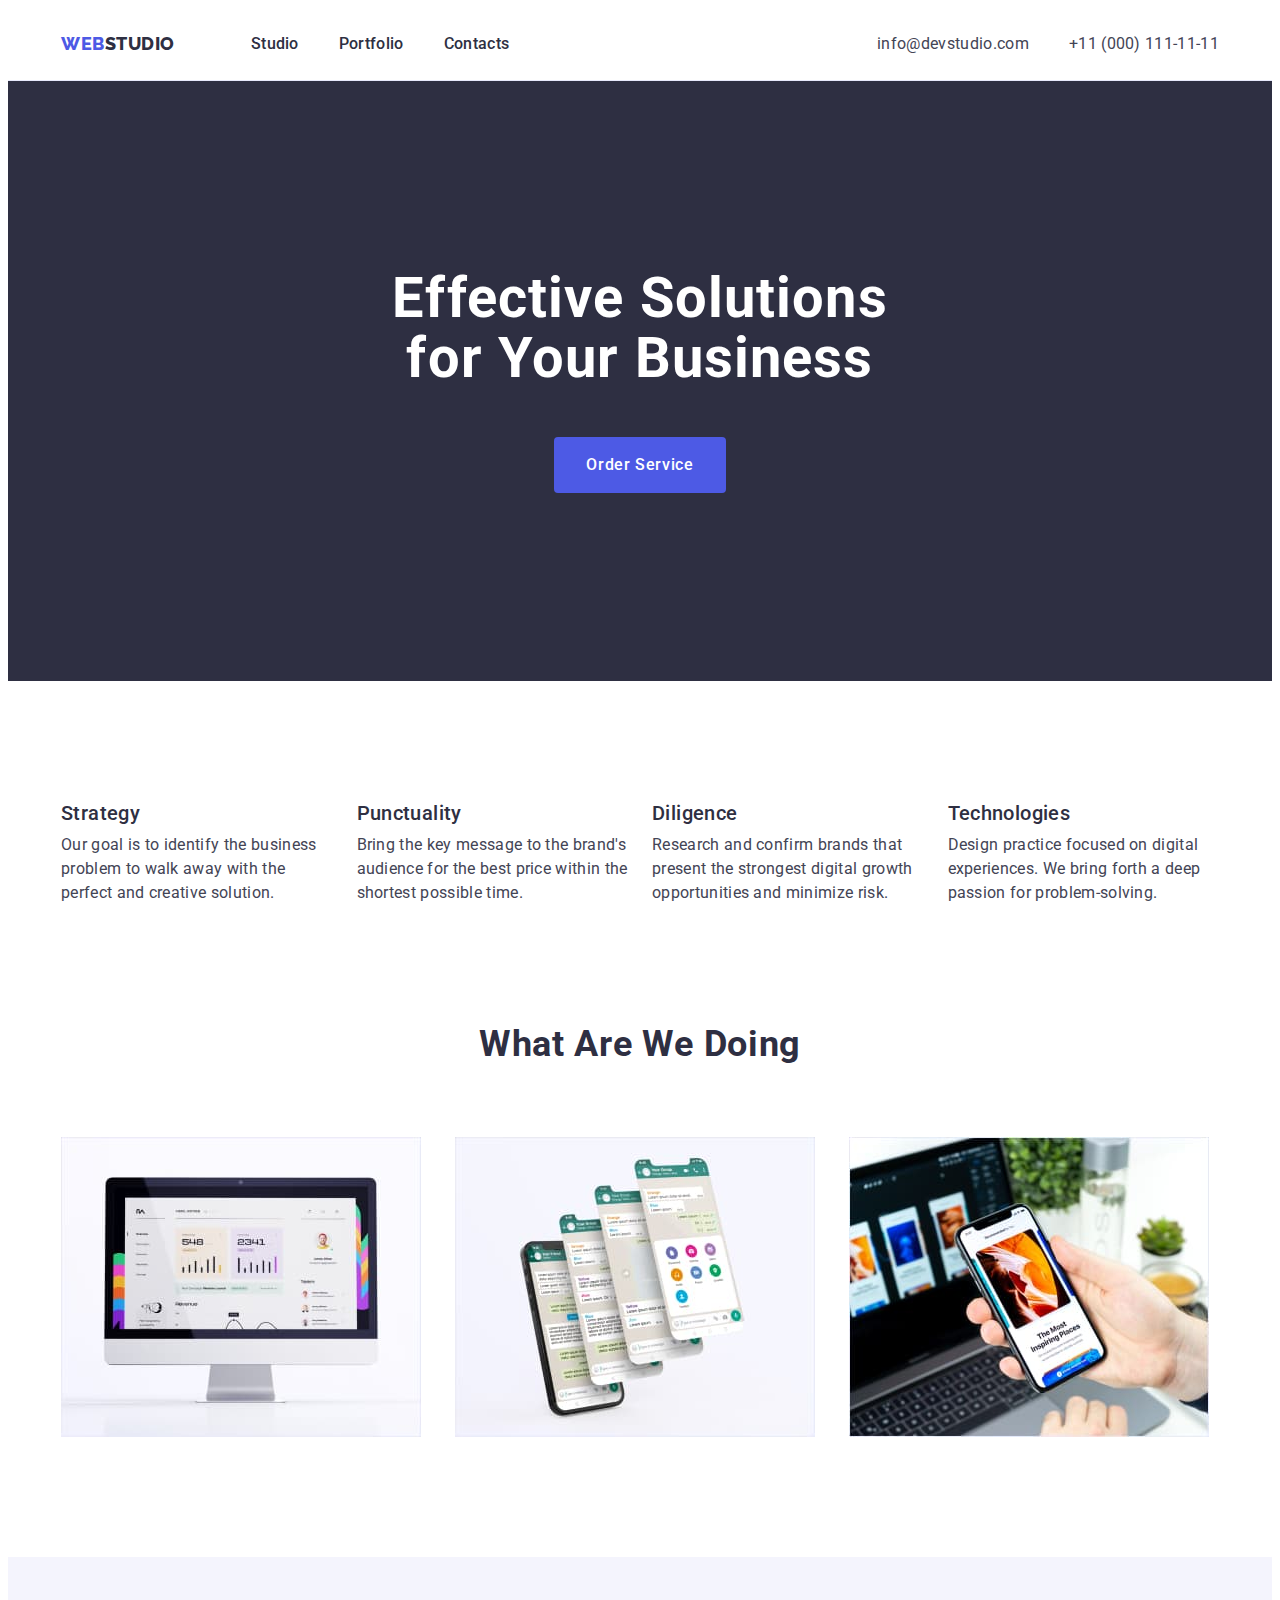
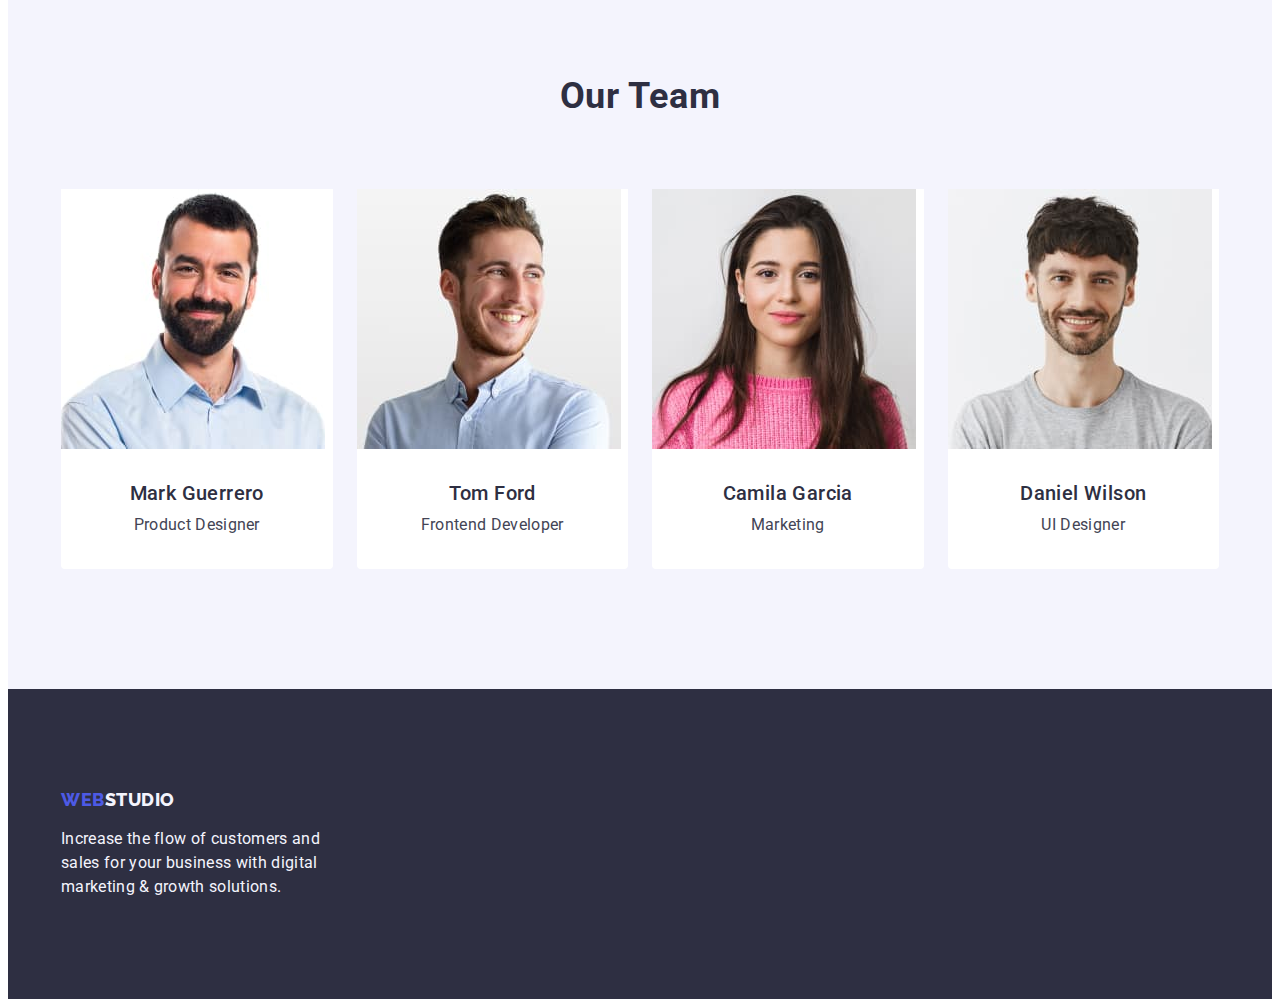
<file: index.html>
<!DOCTYPE html>
<html lang="en">
  <head>
    <meta charset="utf-8" />
    <meta name="description" content="WEBSTUDIO" />
    <title>WEBSTUDIO - Effective Solutions for Your Business</title>
    <link
      rel="stylesheet"
      href="https://cdnjs.cloudflare.com/ajax/libs/modern-normalize/2.0.0/modern-normalize.min.css"
      integrity="sha512-4xo8blKMVCiXpTaLzQSLSw3KFOVPWhm/TRtuPVc4WG6kUgjH6J03IBuG7JZPkcWMxJ5huwaBpOpnwYElP/m6wg=="
      crossorigin="anonymous"
      referrerpolicy="no-referrer"
    />
    <link rel="preconnect" href="https://fonts.googleapis.com" />
    <link rel="preconnect" href="https://fonts.gstatic.com" crossorigin />
    <link
      href="https://fonts.googleapis.com/css2?family=Montserrat:wght@400;700&family=Raleway:wght@800&family=Roboto:wght@400;500;700;900&family=Tangerine:wght@700&display=swap"
      rel="stylesheet"
    />
    <link rel="preconnect" href="https://fonts.googleapis.com" />
    <link rel="preconnect" href="https://fonts.gstatic.com" crossorigin />
    <link
      href="https://fonts.googleapis.com/css2?family=Montserrat:wght@400;700&family=Raleway:wght@800&family=Roboto:wght@400;500;700;900&family=Tangerine:wght@700&display=swap"
      rel="stylesheet"
    />
    <link rel="stylesheet" href="./css/styles.css" />
  </head>
  <body>
    <header class="header">
      <div class="container header-container">
        <nav class="header-nav">
          <a href="./index.html" class="header-logo link"
            >Web<span class="header-logo-accent">Studio</span></a
          >
          <ul class="header-menu list">
            <li>
              <a href="./index.html" class="header-list link">Studio</a>
            </li>
            <li>
              <a href="./portfolio.html" class="header-list link">Portfolio</a>
            </li>
            <li>
              <a href="" class="header-list link">Contacts</a>
            </li>
          </ul>
        </nav>

        <address class="address">
          <ul class="address-list list">
            <li>
              <a href="mailto:info@devstudio.com" class="address-item link"
                >info@devstudio.com</a
              >
            </li>

            <li>
              <a href="tel:+110001111111" class="address-item link"
                >+11 (000) 111-11-11</a
              >
            </li>
          </ul>
        </address>
      </div>
    </header>

    <main>
      <section class="hero">
        <div class="container hero-container">
          <h1 class="hero-title">Effective Solutions for Your Business</h1>
          <button class="hero-btn" type="button">Order Service</button>
        </div>
      </section>

      <section class="advantages">
        <div class="container">
          <h2 class="visually-hidden">Advantages</h2>
          <ul class="advantages-list list">
            <li class="advantages-item">
              <h3 class="advantages-subtitle">Strategy</h3>
              <p class="advantages-item-text">
                Our goal is to identify the business problem to walk away with
                the perfect and creative solution.
              </p>
            </li>
            <li class="advantages-item">
              <h3 class="advantages-subtitle">Punctuality</h3>
              <p class="advantages-item-text">
                Bring the key message to the brand's audience for the best price
                within the shortest possible time.
              </p>
            </li>
            <li class="advantages-item">
              <h3 class="advantages-subtitle">Diligence</h3>
              <p class="advantages-item-text">
                Research and confirm brands that present the strongest digital
                growth opportunities and minimize risk.
              </p>
            </li>
            <li class="advantages-item">
              <h3 class="advantages-subtitle">Technologies</h3>
              <p class="advantages-item-text">
                Design practice focused on digital experiences. We bring forth a
                deep passion for problem-solving.
              </p>
            </li>
          </ul>
        </div>
      </section>

      <section class="processes">
        <div class="container">
          <h2 class="processes-title">What are we doing</h2>
          <ul class="processes-list list">
            <li class="processes-item">
              <img
                src="./images/11.jpg"
                alt="computer monitor"
                width="360"
                height="300"
              />
            </li>
            <li class="processes-item">
              <img
                src="./images/22.jpg"
                alt="mobile phone and multiple screens"
                width="360"
                height="300"
              />
            </li>
            <li class="processes-item">
              <img
                src="./images/33.jpg"
                alt="mobile phone in hand"
                width="360"
                height="300"
              />
            </li>
          </ul>
        </div>
      </section>

      <section class="team">
        <div class="container">
          <h2 class="team-title">Our Team</h2>
          <ul class="team-list list">
            <li class="team-item">
              <img
                src="./images/111.jpg"
                alt="man"
                width="264"
                height="260"
                class="team-item-img"
              />
              <div class="team-item-text">
                <h3 class="team-subtitle">Mark Guerrero</h3>
                <p class="team-text">Product Designer</p>
              </div>
            </li>
            <li class="team-item">
              <img
                src="./images/222.jpg"
                alt="man"
                width="264"
                height="260"
                class="team-item-img"
              />
              <div class="team-item-text">
                <h3 class="team-subtitle">Tom Ford</h3>
                <p class="team-text">Frontend Developer</p>
              </div>
            </li>
            <li class="team-item">
              <img
                src="./images/3.jpg"
                alt="woman"
                width="264"
                height="260"
                class="team-item-img"
              />
              <div class="team-item-text">
                <h3 class="team-subtitle">Camila Garcia</h3>
                <p class="team-text">Marketing</p>
              </div>
            </li>
            <li class="team-item">
              <img
                src="./images/4.jpg"
                alt="man"
                width="264"
                height="260"
                class="team-item-img"
              />
              <div class="team-item-text">
                <h3 class="team-subtitle">Daniel Wilson</h3>
                <p class="team-text">UI Designer</p>
              </div>
            </li>
          </ul>
        </div>
      </section>
    </main>

    <footer class="footer">
      <div class="container footer-container">
        <a class="footer-logo link" href="./index.html"
          >Web<span class="footer-logo-accent">Studio</span></a
        >
        <p class="footer-text">
          Increase the flow of customers and sales for your business with
          digital marketing & growth solutions.
        </p>
      </div>
    </footer>
  </body>
</html>
</file>
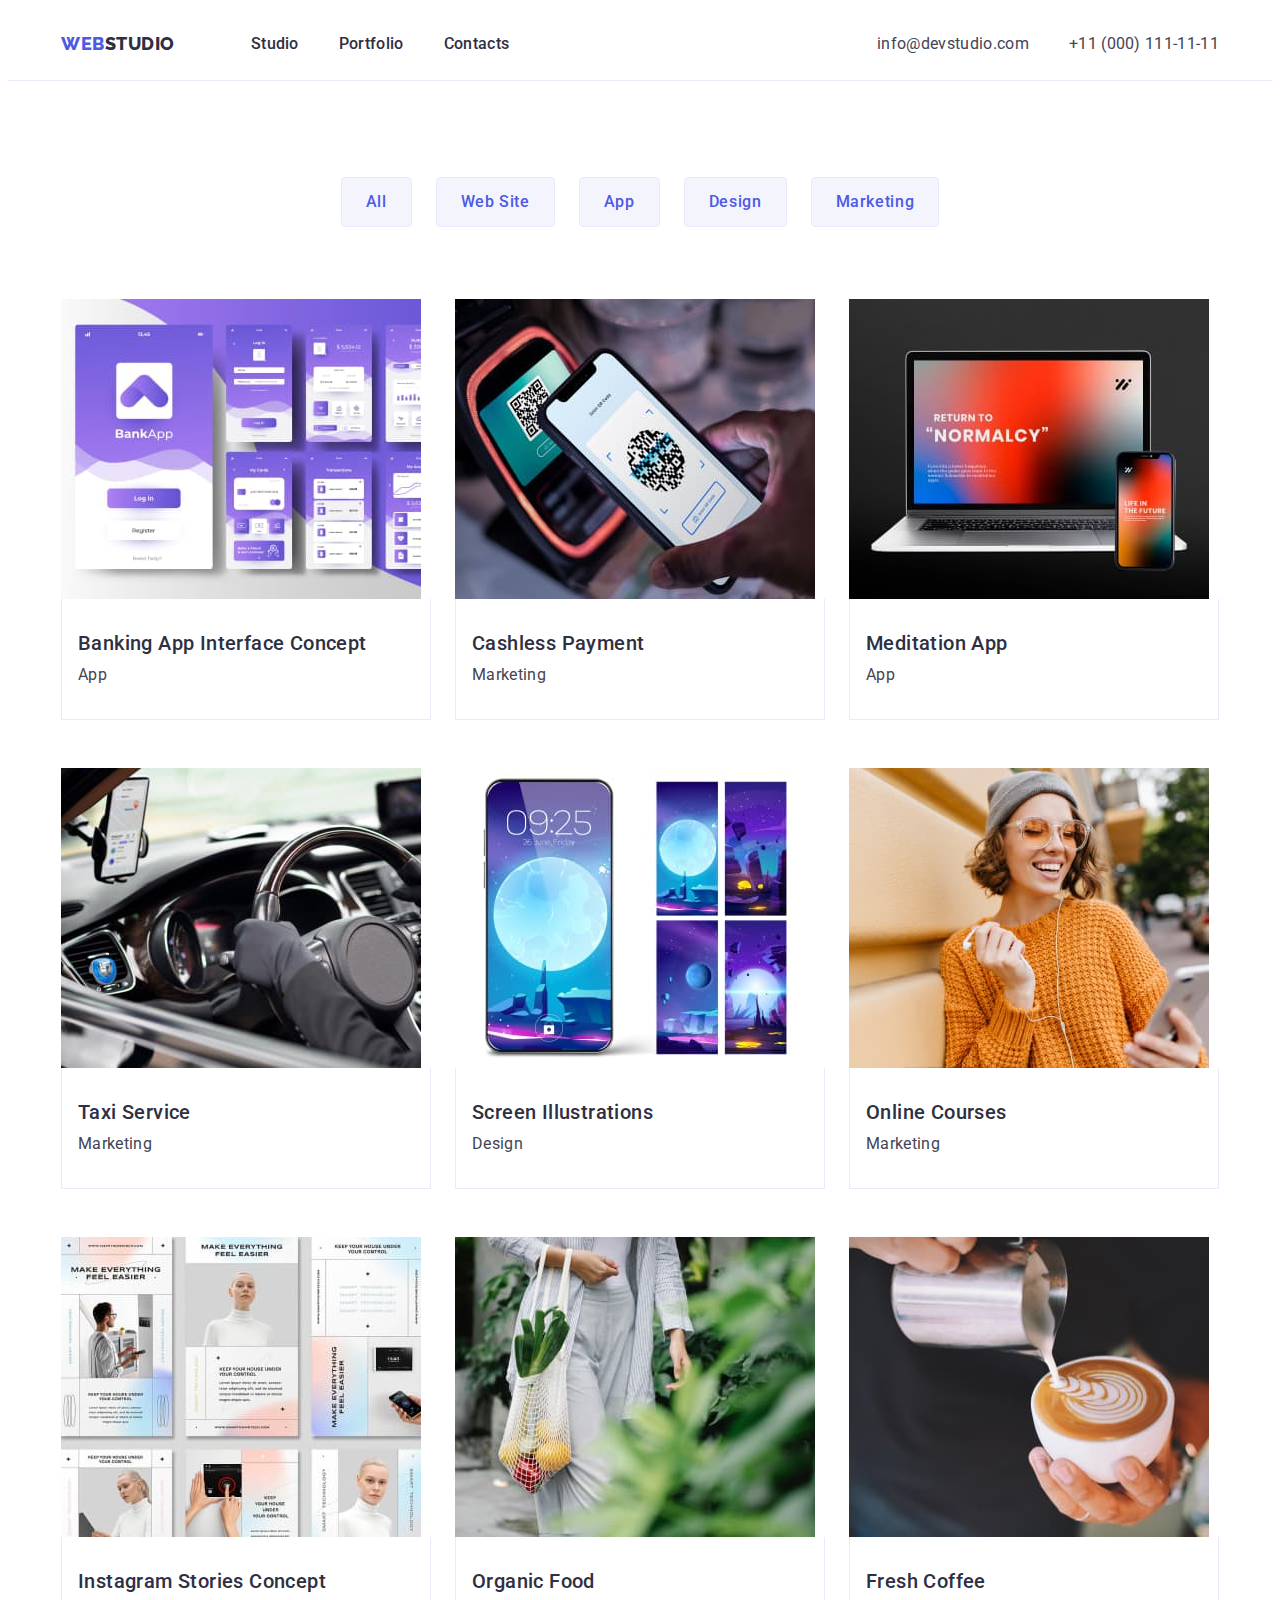
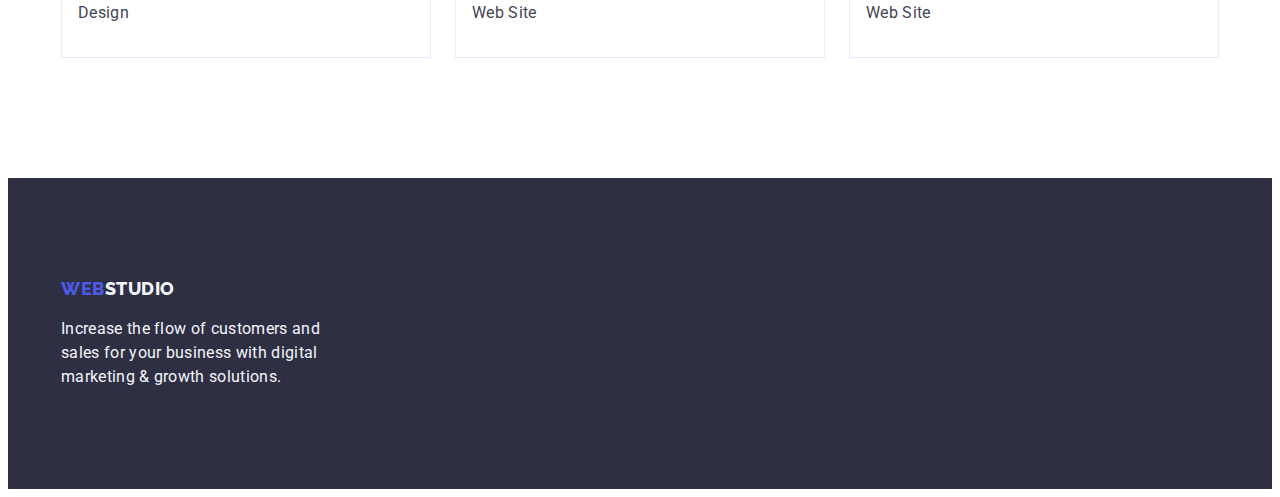
<file: portfolio.html>
<!DOCTYPE html>
<html lang="en">
  <head>
    <meta charset="utf-8" />
    <meta name="description" content="WEBSTUDIO" />
    <title>WEBSTUDIO - Effective Solutions for Your Business</title>
    <link
      rel="stylesheet"
      href="https://cdnjs.cloudflare.com/ajax/libs/modern-normalize/2.0.0/modern-normalize.min.css"
      integrity="sha512-4xo8blKMVCiXpTaLzQSLSw3KFOVPWhm/TRtuPVc4WG6kUgjH6J03IBuG7JZPkcWMxJ5huwaBpOpnwYElP/m6wg=="
      crossorigin="anonymous"
      referrerpolicy="no-referrer"
    />
    <link rel="preconnect" href="https://fonts.googleapis.com" />
    <link rel="preconnect" href="https://fonts.gstatic.com" crossorigin />
    <link
      href="https://fonts.googleapis.com/css2?family=Montserrat:wght@400;700&family=Raleway:wght@800&family=Roboto:wght@400;500;700;900&family=Tangerine:wght@700&display=swap"
      rel="stylesheet"
    />
    <link rel="preconnect" href="https://fonts.googleapis.com" />
    <link rel="preconnect" href="https://fonts.gstatic.com" crossorigin />
    <link
      href="https://fonts.googleapis.com/css2?family=Montserrat:wght@400;700&family=Raleway:wght@800&family=Roboto:wght@400;500;700;900&family=Tangerine:wght@700&display=swap"
      rel="stylesheet"
    />
    <link rel="stylesheet" href="./css/styles.css" />
  </head>
  <body>
    <header class="header">
      <div class="container header-container">
        <nav class="header-nav">
          <a href="./index.html" class="header-logo link"
            >Web<span class="header-logo-accent">Studio</span></a
          >
          <ul class="header-menu list">
            <li><a href="./index.html" class="header-list link">Studio</a></li>
            <li>
              <a href="./portfolio.html" class="header-list link">Portfolio</a>
            </li>
            <li><a href="" class="header-list link">Contacts</a></li>
          </ul>
        </nav>

        <address class="address">
          <ul class="address-list list">
            <li>
              <a href="mailto:info@devstudio.com" class="address-item link"
                >info@devstudio.com</a
              >
            </li>

            <li>
              <a href="tel:+110001111111" class="address-item link"
                >+11 (000) 111-11-11</a
              >
            </li>
          </ul>
        </address>
      </div>
    </header>

    <main>      
        <section class="filter">
          <div class="container filter-container">
          <h1 class="visually-hidden">Project card</h1>
          <ul class="filter-list list">
            <li class="filter-item">
              <button class="filter-btn" type="button">All</button>
            </li>
            <li class="filter-item">
              <button class="filter-btn" type="button">Web Site</button>
            </li>
            <li class="filter-item">
              <button class="filter-btn" type="button">App</button>
            </li>
            <li class="filter-item">
              <button class="filter-btn" type="button">Design</button>
            </li>
            <li class="filter-item">
              <button class="filter-btn" type="button">Marketing</button>
            </li>
          </ul>

          <ul class="projectcard-list list">
            <li class="projectcard-item">
              <a class="projectcard-link link" href="">
                <img
                  src="./images/card1.jpg"
                  alt="Banking App Interface Concept"
                  width="360"
                  class="projectcard-img"
                />
                <div class="projectcard-text">
                  <h2 class="projectcard-subtitle">
                    Banking App Interface Concept
                  </h2>
                  <p class="projectcard-filter-text">App</p>
                </div>
              </a>
            </li>
            <li class="projectcard-item">
              <a class="projectcard-link link" href="">
                <img
                  src="./images/card2.jpg"
                  alt="QR-kod"
                  width="360"
                  class="projectcard-img"
                />
                <div class="projectcard-text">
                  <h2 class="projectcard-subtitle">Cashless Payment</h2>
                  <p class="projectcard-filter-text">Marketing</p>
                </div>
              </a>
            </li>
            <li class="projectcard-item">
              <a class="projectcard-link link" href="">
                <img
                  src="./images/card3.jpg"
                  alt="laptop"
                  width="360"
                  class="projectcard-img"
                />
                <div class="projectcard-text">
                  <h2 class="projectcard-subtitle">Meditation App</h2>
                  <p class="projectcard-filter-text">App</p>
                </div>
              </a>
            </li>
            <li class="projectcard-item">
              <a class="projectcard-link link" href="">
                <img
                  src="./images/card4.jpg"
                  alt="Taxi"
                  width="360"
                  class="projectcard-img"
                />
                <div class="projectcard-text">
                  <h2 class="projectcard-subtitle">Taxi Service</h2>
                  <p class="projectcard-filter-text">Marketing</p>
                </div>
              </a>
            </li>
            <li class="projectcard-item">
              <a class="projectcard-link link" href="">
                <img
                  src="./images/card5.jpg"
                  alt="Screen Illustrations"
                  width="360"
                  class="projectcard-img"
                />
                <div class="projectcard-text">
                  <h2 class="projectcard-subtitle">Screen Illustrations</h2>
                  <p class="projectcard-filter-text">Design</p>
                </div>
              </a>
            </li>
            <li class="projectcard-item">
              <a class="projectcard-link link" href="">
                <img
                  src="./images/card6.jpg"
                  alt="Woman"
                  width="360"
                  class="projectcard-img"
                />
                <div class="projectcard-text">
                  <h2 class="projectcard-subtitle">Online Courses</h2>
                  <p class="projectcard-filter-text">Marketing</p>
                </div>
              </a>
            </li>
            <li class="projectcard-item">
              <a class="projectcard-link link" href="">
                <img
                  src="./images/card7.jpg"
                  alt="Instagram Stories Concept"
                  width="360"
                  class="projectcard-img"
                />
                <div class="projectcard-text">
                  <h2 class="projectcard-subtitle">
                    Instagram Stories Concept
                  </h2>
                  <p class="projectcard-filter-text">Design</p>
                </div>
              </a>
            </li>
            <li class="projectcard-item">
              <a class="projectcard-link link" href="">
                <img
                  src="./images/card8.jpg"
                  alt="Organic Food"
                  width="360"
                  class="projectcard-img"
                />
                <div class="projectcard-text">
                  <h2 class="projectcard-subtitle">Organic Food</h2>
                  <p class="projectcard-filter-text">Web Site</p>
                </div>
              </a>
            </li>
            <li class="projectcard-item">
              <a class="projectcard-link link" href="">
                <img
                  src="./images/card9.jpg"
                  alt="Coffee"
                  width="360"
                  class="projectcard-img"
                />
                <div class="projectcard-text">
                  <h2 class="projectcard-subtitle">Fresh Coffee</h2>
                  <p class="projectcard-filter-text">Web Site</p>
                </div>
              </a>
            </li>
          </ul>
        </div>
        </section>      
    </main>

    <footer class="footer">
      <div class="container footer-container">
        <a class="footer-logo link" href="./index.html"
          >Web<span class="footer-logo-accent">Studio</span></a
        >
        <p class="footer-text">
          Increase the flow of customers and sales for your business with
          digital marketing & growth solutions.
        </p>
      </div>
    </footer>
  </body>
</html>
</file>
<file: css/styles.css>
:root {
    --title-text: #ffffff;
    --primary-text: #2E2F42;
    --background-accent: #2E2F42;
    --primary-accent-color: #4D5AE5;
    --primary-link-color: #404BBF;
    --secondary-text: #434455;
    --secondary-text-light: #F4F4FD;
    }
    p, h1, h2, h3, h4, h5, h6 {
        margin-top: 0;
        margin-bottom: 0;
    }
    ul, ol {
        margin-top: 0;
        margin-bottom: 0;
        padding-left: 0;
    }
    img {
        display: block;
        height: auto;
    }
    body {
    font-family: 'Roboto', sans-serif;
    color: #434455;
    background-color: #ffffff;
}
.container { 
    max-width: 1158px;
    padding: 0 15px 0 15px;
  margin: 0 auto;
    }
.link {
    text-decoration: none;
}
.list {
    list-style-type: none;
}
.visually-hidden {
    position: absolute;
    width: 1px;
    height: 1px;
    margin: -1px;
    border: 0;
    padding: 0;
    white-space: nowrap;
    clip-path: inset(100%);
    clip: rect(0 0 0 0);
    overflow: hidden;
    }

/*------------------HEADER----------------------*/

.header {
    border-bottom: 1px solid #E7E9FC;
}
.header-container {
    display: flex;
    align-items: center;
    justify-content: space-between;
   }
.header-nav {
    display: flex;
    align-items: center;
   }
.header-logo {
color: var(--primary-accent-color);
font-size: 18px;
font-family: 'Raleway', sans-serif;
font-weight: 800;
line-height: 1.17;
letter-spacing: 0.54px;
text-transform: uppercase;
margin-right: 76px;

}
.header-logo-accent {
    color: var(--primary-text);
}
.header-menu {
    display: flex;
    gap: 40px;
}
.header-list {
    display: block;
    color: var(--primary-text);
    font-size: 16px;
    font-weight: 500;
    line-height: 1.5; 
    letter-spacing: 0.32px;
    padding-top: 24px;
    padding-bottom: 24px;
}
.header-list:hover {
    color: var(--primary-link-color);
    }
.header-list:focus {
    color: var(--primary-link-color);
}
.address {
    font-style: normal;
}
.address-list {
    display: flex;
    gap: 40px;
    justify-content: space-between;
    margin-left: auto;
}
.address-item {
    color: var(--secondary-text);
    font-size: 16px;
    line-height: 1.5;
    letter-spacing: 0.32px;
}
.address-item:hover,
.address-item:focus {
    color: var(--primary-link-color);
}

/*---------------------HOME-----------------------*/

/*---------------------HERO-----------------------*/

.hero {
    background-color: var(--background-accent);
    padding-top: 188px;
    padding-bottom: 188px;
}
.hero-container {
   display: flex;
   flex-direction: column;
    align-items: center;
    justify-content: center;
    margin: 0 auto;
    text-align: center;
}
.hero-title {
color: var(--title-text);
text-align: center;
font-size: 56px;
font-weight: 700;
line-height: 1.07;
letter-spacing: 1.12px;
max-width: 496px;
margin-bottom: 48px;
}
.hero-btn {
color: var(--title-text);
font-family: inherit;
font-size: 16px;
font-weight: 500;
line-height: 1.5;
letter-spacing: 0.64px;
background-color: var(--primary-accent-color);
cursor: pointer;
padding: 16px 32px;
border-radius: 4px;
border: none;
min-width: 169px;
height: 56px;
}
.hero-btn:hover,
.hero-btn:focus {
background-color: var(--primary-link-color);
}

/*-------------------------ADVANTAGES-------------------*/

.advantages {
padding-top: 120px;
padding-bottom: 120px;
}
.advantages-list {
    display: flex;
    gap: 24px;
    }
.advantages-item {
   width: calc((100% - 72px) / 4); 
}
.advantages-subtitle {
color: var(--primary-text);
font-size: 20px;
font-style: normal;
font-weight: 500;
line-height: 1.2;
letter-spacing: 0.4px;
margin-bottom: 8px;
}
.advantages-item-text {
    color: var(--secondary-text);
font-size: 16px;
font-style: normal;
font-weight: 400;
line-height: 1.5;
letter-spacing: 0.32px;
}

/*--------------------PROCESSES--------------------*/

.processes {
    padding-bottom: 120px;
}
.processes-title {
    color: var(--primary-text);
text-align: center;
font-size: 36px;
font-style: normal;
font-weight: 700;
line-height: 1.11;
letter-spacing: 0.72px;
text-transform: capitalize;
margin: 0, auto;
margin-bottom: 72px;
}
.processes-list {
    display: flex;
    gap: 24px;
}
.processes-item {
    width: calc((100% - 24px*2) /3);
}

/*--------------------TEAM-----------------------*/

.team {
    background-color: #F4F4FD;
    padding-top: 120px;
padding-bottom: 120px;
}
.team-title {
    color: var(--primary-text);
text-align: center;
font-size: 36px;
font-style: normal;
font-weight: 700;
line-height: 1.11;
letter-spacing: 0.72px;
text-transform: capitalize;
margin: 0, auto;
margin-bottom: 72px;
}
.team-list {
    display: flex;
    gap: 24px;
}
.team-item {
    background-color: #FFFFFF;
    width: calc((100% - 24px*3) /4);
    border-radius: 0px 0px 4px 4px;
}
.team-item-img {
}
.team-item-text {
    padding: 32px 0;
}
.team-subtitle {
    color: var(--primary-text);
    text-align: center;
font-size: 20px;
font-style: normal;
font-weight: 500;
line-height: 1.2;
letter-spacing: 0.4px;
margin-bottom: 8px;
}
.team-text {
    color: var(--secondary-text);
    text-align: center;
font-size: 16px;
font-style: normal;
font-weight: 400;
line-height: 1.5;
letter-spacing: 0.32px;
}

/*-----------------------------FOOTER----------------------*/

.footer {
    background-color: var(--background-accent);
    padding: 100px 0;
}
.footer-container {
}
.footer-logo {
color: var(--primary-accent-color);
font-size: 18px;
font-family: 'Raleway', sans-serif;
font-style: normal;
font-weight: 800;
line-height: 1.17;
letter-spacing: 0.54px;
text-transform: uppercase;
display: inline-block; 
margin-bottom: 17.5px;
}
.footer-logo-accent {
    color: var(--secondary-text-light);
}
.footer-text {
    color: var(--secondary-text-light);
font-size: 16px;
font-style: normal;
font-weight: 400;
line-height: 1.5;
letter-spacing: 0.32px;
width: 264px;
}

/*-------------------------------------------------------PORTFOLIO--------------------------------------------------*/

/*------------------------BUTTONS----------------------*/

.filter {
    padding-top: 96px; 
    padding-bottom: 120px;
}
.filter-list {
    display: flex;
    margin-bottom: 72px;
    gap: 24px;
    justify-content: center;
}
.filter-btn {
    font-family: 'Roboto', sans-serif;
    color: var(--primary-accent-color);
text-align: center;
font-size: 16px;
font-style: normal;
font-weight: 500;
line-height: 1.5;
letter-spacing: 0.04em;
background-color: var(--secondary-text-light);
cursor: pointer;
padding: 12px 24px;
border-radius: 4px;
border: 1px solid var(--cornflower, #E7E9FC);
}
.filter-btn:hover, .filter-btn:focus {
    border: 1px solid transparent;
    color: var(--title-text);
    background-color: var(--primary-link-color);
}



/*----------------------PROJECT CARD-----------------*/


.projectcard-list {
    display: flex;
    flex-wrap: wrap;
    gap: 48px 24px;
}

.projectcard-item {
    width: calc((100% - 24px * 2) / 3);
   }
.projectcard-link {
    display: block;
   }
   .projectcard-img {
    
   }

   .projectcard-text {
    padding: 32px 16px;
    border: 1px solid #E7E9FC;
    border-top: none; 
   }
    .projectcard-subtitle {
    color: var(--primary-text);
font-size: 20px;
font-family: Roboto;
font-style: normal;
font-weight: 500;
line-height: 1.2;
letter-spacing: 0.02em;
margin-bottom: 8px;
}

.projectcard-filter-text {
color: var(--secondary-text);
font-size: 16px;
font-family: Roboto;
font-style: normal;
font-weight: 400;
line-height: 1.5;
letter-spacing: 0.02em;
}
</file>
